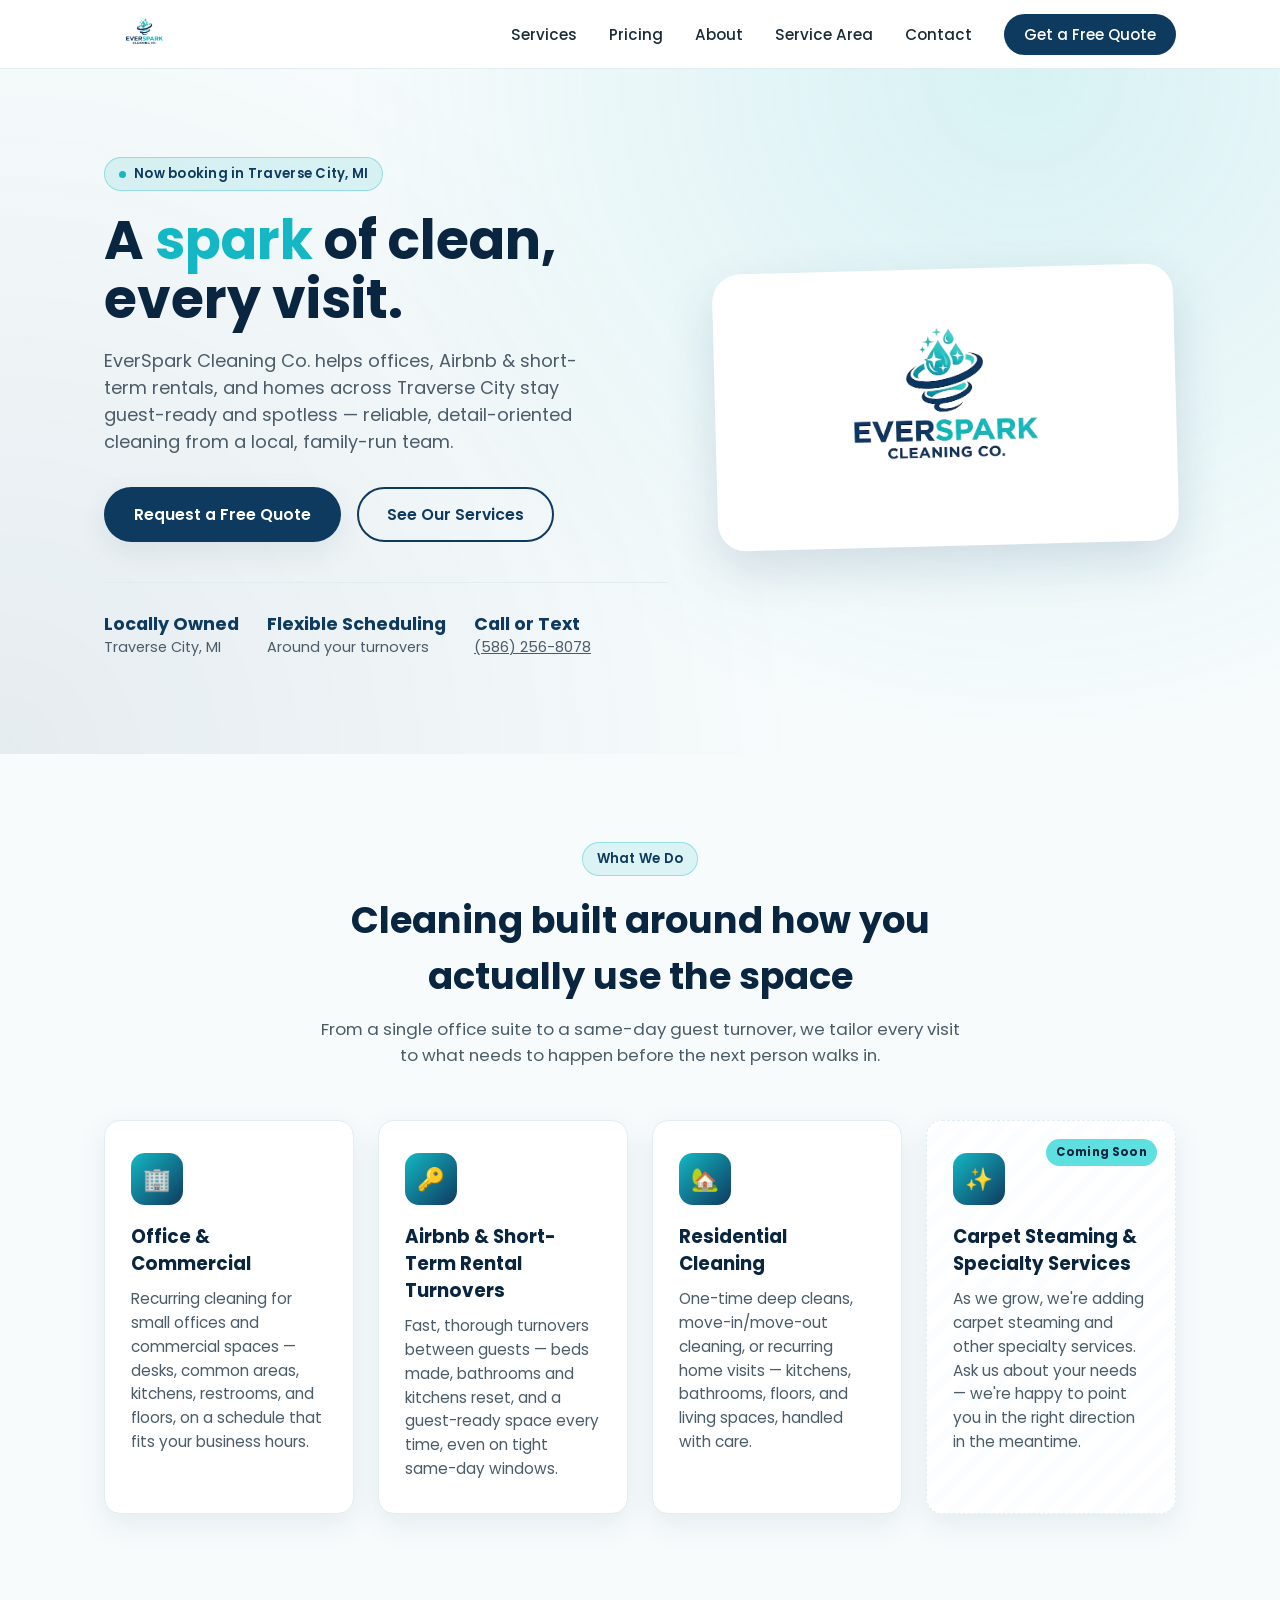
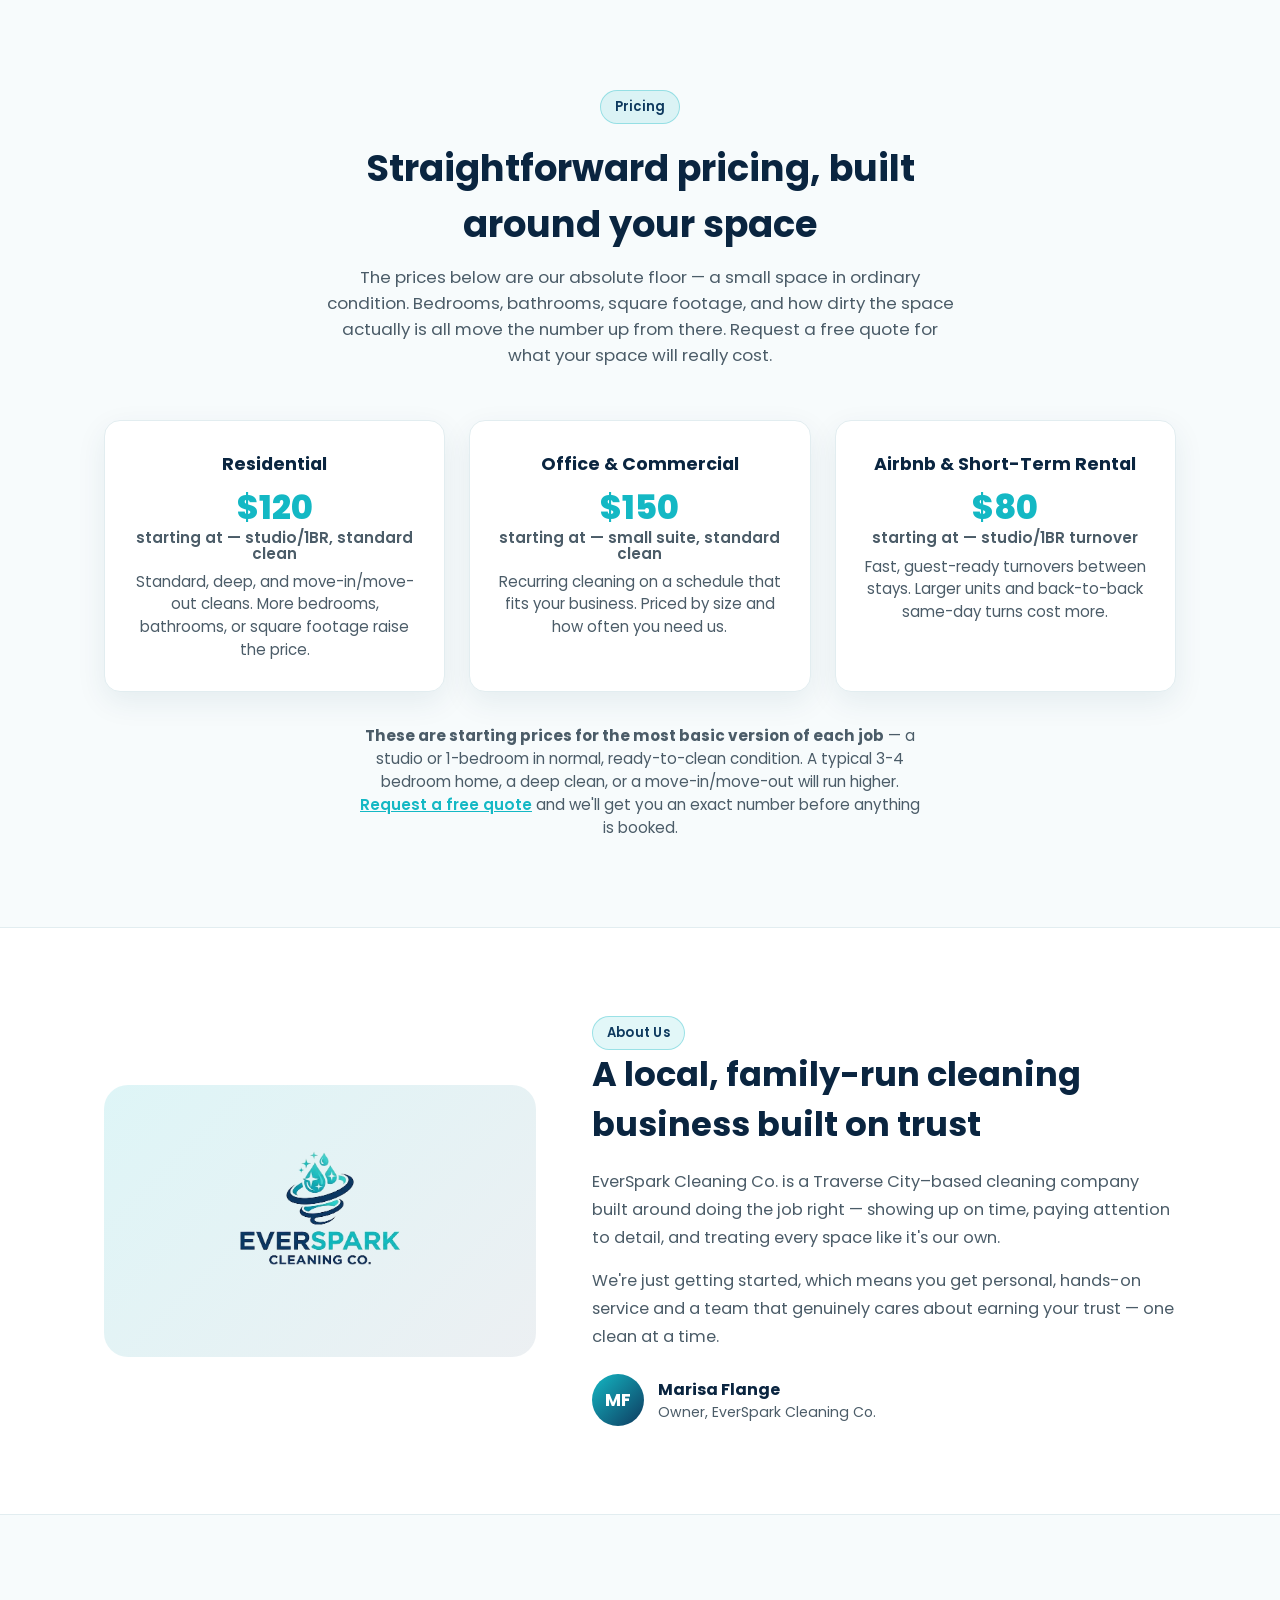
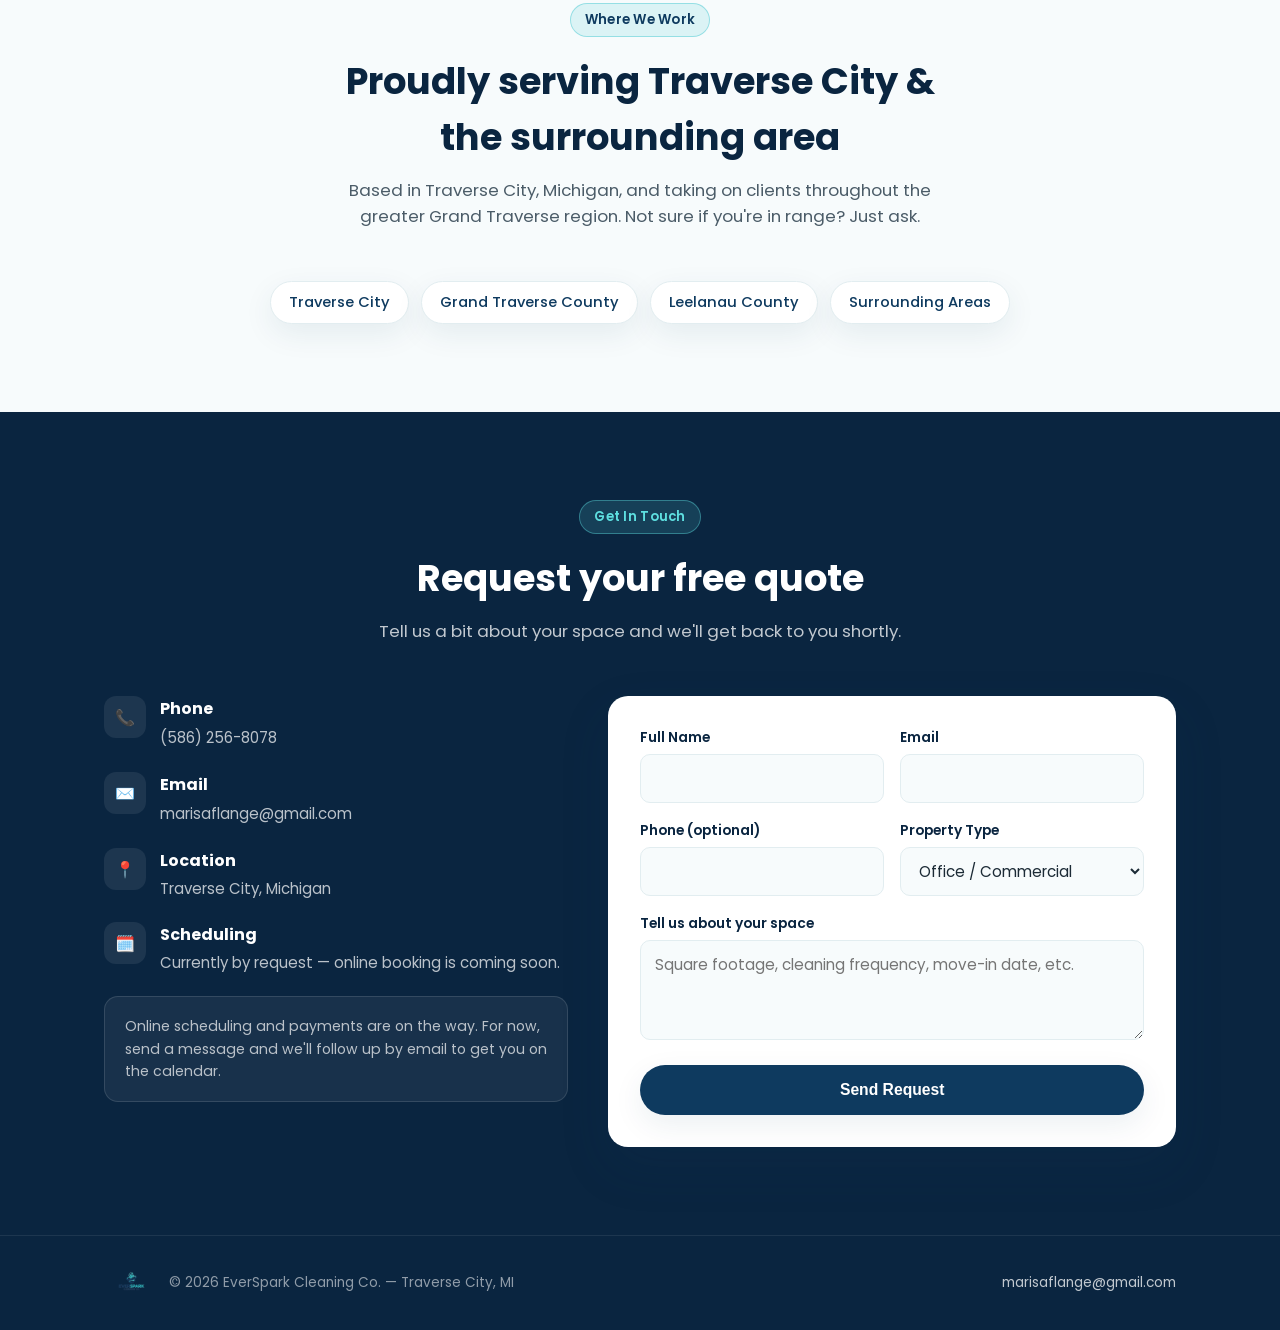
<file: index.html>
<!DOCTYPE html>
<html lang="en">
<head>
<meta charset="UTF-8">
<meta name="viewport" content="width=device-width, initial-scale=1.0">
<title>EverSpark Cleaning Co. | House, Office &amp; Airbnb Cleaning in Traverse City, MI</title>
<meta name="description" content="Professional house, office, and Airbnb/short-term rental turnover cleaning in Traverse City, MI. Locally owned and operated. Request a free quote from EverSpark Cleaning Co. today.">
<link rel="canonical" href="https://eversparkcleaning.com/">
<meta property="og:title" content="EverSpark Cleaning Co. | Traverse City, MI">
<meta property="og:description" content="Office, Airbnb turnover & residential cleaning in Traverse City, MI.">
<meta property="og:image" content="https://eversparkcleaning.com/assets/logo.jpg">
<meta property="og:url" content="https://eversparkcleaning.com/">
<meta property="og:type" content="website">
<link rel="icon" href="favicon.ico" sizes="any">
<link rel="icon" href="assets/favicon-16x16.png" type="image/png" sizes="16x16">
<link rel="icon" href="assets/favicon-32x32.png" type="image/png" sizes="32x32">
<link rel="apple-touch-icon" href="assets/apple-touch-icon.png">
<link rel="preconnect" href="https://fonts.googleapis.com">
<link rel="preconnect" href="https://fonts.gstatic.com" crossorigin>
<link href="https://fonts.googleapis.com/css2?family=Poppins:wght@400;500;600;700;800&display=swap" rel="stylesheet">
<link rel="stylesheet" href="styles.css">
<script type="application/ld+json">
{
  "@context": "https://schema.org",
  "@type": "LocalBusiness",
  "name": "EverSpark Cleaning Co.",
  "image": "https://eversparkcleaning.com/assets/logo.jpg",
  "url": "https://eversparkcleaning.com/",
  "description": "Office, Airbnb/short-term rental turnover, and residential cleaning services in Traverse City, Michigan.",
  "address": {
    "@type": "PostalAddress",
    "addressLocality": "Traverse City",
    "addressRegion": "MI",
    "addressCountry": "US"
  },
  "areaServed": [
    "Traverse City, MI",
    "Grand Traverse County, MI",
    "Leelanau County, MI"
  ],
  "email": "marisaflange@gmail.com",
  "telephone": "+15862568078"
}
</script>
</head>
<body>

<nav class="nav">
  <div class="nav-inner">
    <a href="#top" class="brand">
      <img src="assets/logo-transparent.png" alt="EverSpark Cleaning Co. logo">
    </a>
    <ul class="nav-links" id="navLinks">
      <li><a href="#services">Services</a></li>
      <li><a href="#pricing">Pricing</a></li>
      <li><a href="#about">About</a></li>
      <li><a href="#area">Service Area</a></li>
      <li><a href="#contact">Contact</a></li>
      <li><a href="#contact" class="nav-cta">Get a Free Quote</a></li>
    </ul>
    <button class="nav-toggle" id="navToggle" aria-label="Toggle navigation" aria-expanded="false">
      <span></span><span></span><span></span>
    </button>
  </div>
</nav>

<header class="hero" id="top">
  <div class="container hero-inner">
    <div class="hero-copy">
      <span class="eyebrow"><span class="dot"></span> Now booking in Traverse City, MI</span>
      <h1>A <span>spark</span> of clean, every visit.</h1>
      <p class="lead">
        EverSpark Cleaning Co. helps offices, Airbnb &amp; short-term rentals, and homes across
        Traverse City stay guest-ready and spotless — reliable, detail-oriented cleaning from a
        local, family-run team.
      </p>
      <div class="hero-actions">
        <a href="#contact" class="btn btn-primary">Request a Free Quote</a>
        <a href="#services" class="btn btn-ghost">See Our Services</a>
      </div>
      <div class="trust-row">
        <div><strong>Locally Owned</strong>Traverse City, MI</div>
        <div><strong>Flexible Scheduling</strong>Around your turnovers</div>
        <div><strong>Call or Text</strong><a href="tel:+15862568078">(586) 256-8078</a></div>
      </div>
    </div>
    <div class="hero-art">
      <div class="card">
        <img src="assets/logo-transparent.png" alt="EverSpark Cleaning Co.">
      </div>
    </div>
  </div>
</header>

<section id="services">
  <div class="container">
    <div class="section-head">
      <span class="eyebrow">What We Do</span>
      <h2>Cleaning built around how you actually use the space</h2>
      <p>From a single office suite to a same-day guest turnover, we tailor every visit to what needs to happen before the next person walks in.</p>
    </div>
    <div class="services-grid">
      <div class="service-card">
        <div class="service-icon">🏢</div>
        <h3>Office &amp; Commercial</h3>
        <p>Recurring cleaning for small offices and commercial spaces — desks, common areas, kitchens, restrooms, and floors, on a schedule that fits your business hours.</p>
      </div>
      <div class="service-card">
        <div class="service-icon">🔑</div>
        <h3>Airbnb &amp; Short-Term Rental Turnovers</h3>
        <p>Fast, thorough turnovers between guests — beds made, bathrooms and kitchens reset, and a guest-ready space every time, even on tight same-day windows.</p>
      </div>
      <div class="service-card">
        <div class="service-icon">🏡</div>
        <h3>Residential Cleaning</h3>
        <p>One-time deep cleans, move-in/move-out cleaning, or recurring home visits — kitchens, bathrooms, floors, and living spaces, handled with care.</p>
      </div>
      <div class="service-card coming-soon">
        <span class="badge">Coming Soon</span>
        <div class="service-icon">✨</div>
        <h3>Carpet Steaming &amp; Specialty Services</h3>
        <p>As we grow, we're adding carpet steaming and other specialty services. Ask us about your needs — we're happy to point you in the right direction in the meantime.</p>
      </div>
    </div>
  </div>
</section>

<section id="pricing">
  <div class="container">
    <div class="section-head">
      <span class="eyebrow">Pricing</span>
      <h2>Straightforward pricing, built around your space</h2>
      <p>The prices below are our absolute floor — a small space in ordinary condition. Bedrooms, bathrooms, square footage, and how dirty the space actually is all move the number up from there. Request a free quote for what your space will really cost.</p>
    </div>
    <div class="pricing-grid">
      <div class="pricing-card">
        <h3>Residential</h3>
        <div class="price-from">$120<span>starting at — studio/1BR, standard clean</span></div>
        <p>Standard, deep, and move-in/move-out cleans. More bedrooms, bathrooms, or square footage raise the price.</p>
      </div>
      <div class="pricing-card">
        <h3>Office &amp; Commercial</h3>
        <div class="price-from">$150<span>starting at — small suite, standard clean</span></div>
        <p>Recurring cleaning on a schedule that fits your business. Priced by size and how often you need us.</p>
      </div>
      <div class="pricing-card">
        <h3>Airbnb &amp; Short-Term Rental</h3>
        <div class="price-from">$80<span>starting at — studio/1BR turnover</span></div>
        <p>Fast, guest-ready turnovers between stays. Larger units and back-to-back same-day turns cost more.</p>
      </div>
    </div>
    <p class="pricing-note"><strong>These are starting prices for the most basic version of each job</strong> — a studio or 1-bedroom in normal, ready-to-clean condition. A typical 3-4 bedroom home, a deep clean, or a move-in/move-out will run higher. <a href="#contact">Request a free quote</a> and we'll get you an exact number before anything is booked.</p>
  </div>
</section>

<section class="about" id="about">
  <div class="container about-inner">
    <div class="about-art">
      <img src="assets/logo-transparent.png" alt="EverSpark Cleaning Co. logo">
    </div>
    <div class="about-content">
      <span class="eyebrow">About Us</span>
      <h2>A local, family-run cleaning business built on trust</h2>
      <p>
        EverSpark Cleaning Co. is a Traverse City–based cleaning company built around doing the
        job right — showing up on time, paying attention to detail, and treating every space
        like it's our own.
      </p>
      <p>
        We're just getting started, which means you get personal, hands-on service and a team
        that genuinely cares about earning your trust — one clean at a time.
      </p>
      <div class="about-signoff">
        <div class="avatar-fallback">MF</div>
        <div>
          <div class="name">Marisa Flange</div>
          <div class="role">Owner, EverSpark Cleaning Co.</div>
        </div>
      </div>
    </div>
  </div>
</section>

<section class="area" id="area">
  <div class="container">
    <div class="section-head">
      <span class="eyebrow">Where We Work</span>
      <h2>Proudly serving Traverse City &amp; the surrounding area</h2>
      <p>Based in Traverse City, Michigan, and taking on clients throughout the greater Grand Traverse region. Not sure if you're in range? Just ask.</p>
    </div>
    <div class="area-pills">
      <span class="pill">Traverse City</span>
      <span class="pill">Grand Traverse County</span>
      <span class="pill">Leelanau County</span>
      <span class="pill">Surrounding Areas</span>
    </div>
  </div>
</section>

<section class="contact" id="contact">
  <div class="container">
    <div class="section-head">
      <span class="eyebrow">Get In Touch</span>
      <h2>Request your free quote</h2>
      <p>Tell us a bit about your space and we'll get back to you shortly.</p>
    </div>
    <div class="contact-grid">
      <div class="contact-info">
        <div class="contact-item">
          <div class="icon">📞</div>
          <div>
            <h4>Phone</h4>
            <a href="tel:+15862568078">(586) 256-8078</a>
          </div>
        </div>
        <div class="contact-item">
          <div class="icon">✉️</div>
          <div>
            <h4>Email</h4>
            <a href="mailto:marisaflange@gmail.com">marisaflange@gmail.com</a>
          </div>
        </div>
        <div class="contact-item">
          <div class="icon">📍</div>
          <div>
            <h4>Location</h4>
            <p>Traverse City, Michigan</p>
          </div>
        </div>
        <div class="contact-item">
          <div class="icon">🗓️</div>
          <div>
            <h4>Scheduling</h4>
            <p>Currently by request — online booking is coming soon.</p>
          </div>
        </div>
        <div class="note-box">
          Online scheduling and payments are on the way. For now, send a message and
          we'll follow up by email to get you on the calendar.
        </div>
      </div>

      <form class="contact-form" action="https://formsubmit.co/marisaflange@gmail.com" method="POST">
        <input type="hidden" name="_subject" value="New quote request — EverSpark Cleaning Co. website">
        <input type="hidden" name="_template" value="table">
        <input type="hidden" name="_captcha" value="false">
        <input type="hidden" name="_next" value="https://eversparkcleaning.com/thanks.html">
        <input type="text" name="_honey" style="display:none" tabindex="-1" autocomplete="off">

        <div class="form-row">
          <div class="field">
            <label for="name">Full Name</label>
            <input type="text" id="name" name="Name" required>
          </div>
          <div class="field">
            <label for="email">Email</label>
            <input type="email" id="email" name="Email" required>
          </div>
        </div>

        <div class="form-row">
          <div class="field">
            <label for="phone">Phone (optional)</label>
            <input type="tel" id="phone" name="Phone">
          </div>
          <div class="field">
            <label for="type">Property Type</label>
            <select id="type" name="Property Type">
              <option>Office / Commercial</option>
              <option>Airbnb / Short-Term Rental</option>
              <option>Residential Home</option>
              <option>Other</option>
            </select>
          </div>
        </div>

        <div class="field">
          <label for="message">Tell us about your space</label>
          <textarea id="message" name="Message" placeholder="Square footage, cleaning frequency, move-in date, etc." required></textarea>
        </div>

        <button type="submit" class="btn btn-primary">Send Request</button>
      </form>
    </div>
  </div>
</section>

<footer>
  <div class="container footer-inner">
    <div class="footer-brand">
      <img src="assets/logo-transparent.png" alt="EverSpark Cleaning Co.">
      <span>&copy; <span id="year"></span> EverSpark Cleaning Co. — Traverse City, MI</span>
    </div>
    <div><a href="mailto:marisaflange@gmail.com">marisaflange@gmail.com</a></div>
  </div>
</footer>

<script src="script.js"></script>
</body>
</html>
</file>
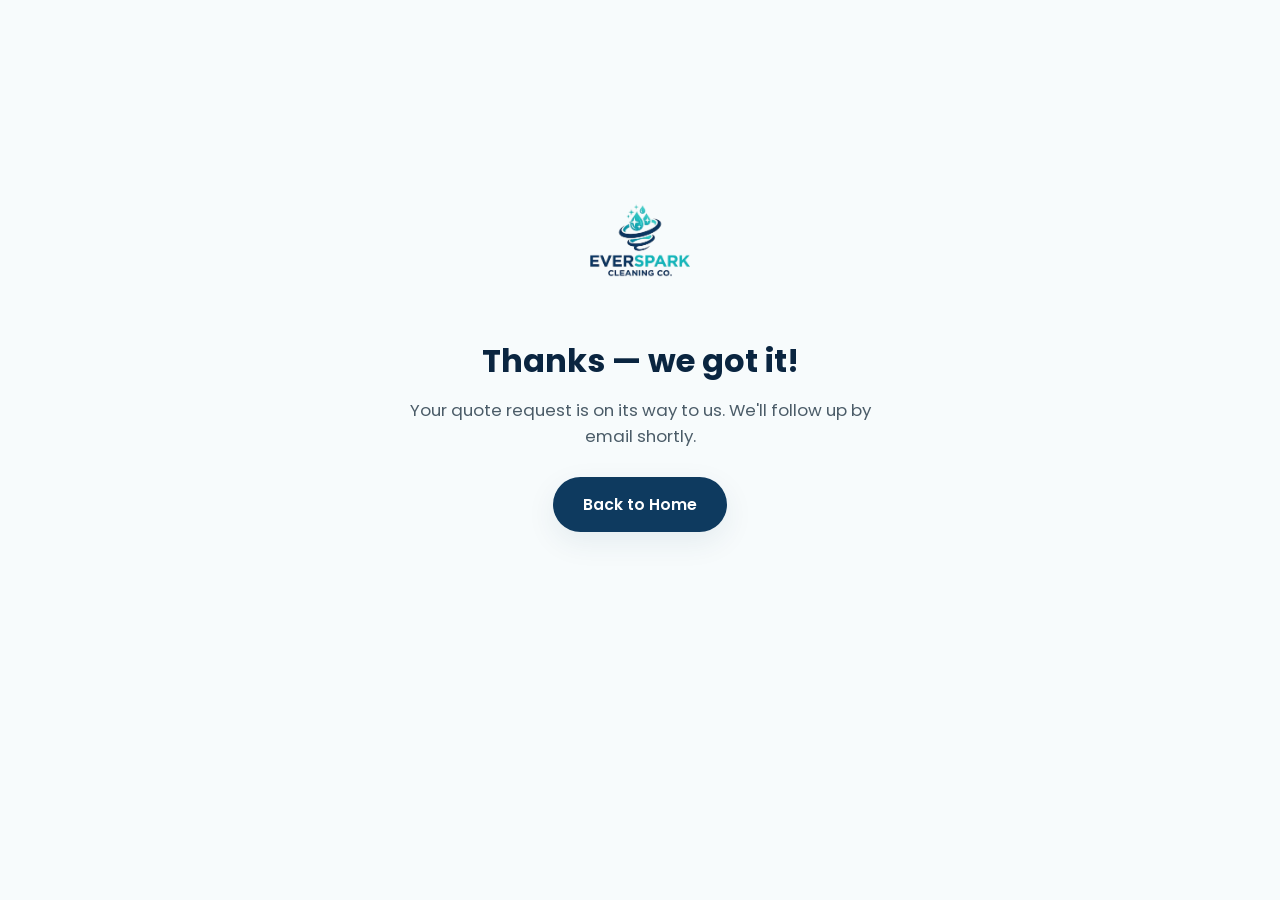
<file: thanks.html>
<!DOCTYPE html>
<html lang="en">
<head>
<meta charset="UTF-8">
<meta name="viewport" content="width=device-width, initial-scale=1.0">
<title>Thank You | EverSpark Cleaning Co.</title>
<meta name="robots" content="noindex">
<link rel="icon" href="favicon.ico" sizes="any">
<link rel="icon" href="assets/favicon-16x16.png" type="image/png" sizes="16x16">
<link rel="icon" href="assets/favicon-32x32.png" type="image/png" sizes="32x32">
<link rel="apple-touch-icon" href="assets/apple-touch-icon.png">
<link href="https://fonts.googleapis.com/css2?family=Poppins:wght@400;500;600;700;800&display=swap" rel="stylesheet">
<link rel="stylesheet" href="styles.css">
</head>
<body>
<div style="min-height:80vh; display:flex; align-items:center; justify-content:center; text-align:center; padding:24px;">
  <div>
    <img src="assets/logo-transparent.png" alt="EverSpark Cleaning Co." style="max-width:220px; margin:0 auto 28px;">
    <h1 style="color:var(--navy-deep); font-size:2rem; margin-bottom:12px;">Thanks — we got it!</h1>
    <p style="color:var(--ink-soft); font-size:1.05rem; max-width:44ch; margin:0 auto 28px;">
      Your quote request is on its way to us. We'll follow up by email shortly.
    </p>
    <a href="index.html" class="btn btn-primary">Back to Home</a>
  </div>
</div>
</body>
</html>
</file>
<file: styles.css>
/* EverSpark Cleaning Co. — stylesheet */

:root {
  --navy: #0e3a5f;
  --navy-deep: #0a2540;
  --teal: #14b8c4;
  --teal-light: #5edfe0;
  --bg: #f7fbfc;
  --white: #ffffff;
  --ink: #1c2b36;
  --ink-soft: #4b5c68;
  --border: #e2edf0;
  --shadow: 0 10px 30px rgba(14, 58, 95, 0.08);
  --shadow-lg: 0 20px 50px rgba(14, 58, 95, 0.14);
  --radius: 16px;
  --max-width: 1120px;
  font-synthesis: none;
}

* { box-sizing: border-box; }

html {
  scroll-behavior: smooth;
}

body {
  margin: 0;
  font-family: "Poppins", "Segoe UI", -apple-system, BlinkMacSystemFont, sans-serif;
  color: var(--ink);
  background: var(--bg);
  -webkit-font-smoothing: antialiased;
}

img { max-width: 100%; display: block; }

a { color: inherit; }

.container {
  width: 100%;
  max-width: var(--max-width);
  margin: 0 auto;
  padding: 0 24px;
}

/* ---------- Nav ---------- */

.nav {
  position: sticky;
  top: 0;
  z-index: 100;
  background: rgba(255, 255, 255, 0.92);
  backdrop-filter: blur(8px);
  border-bottom: 1px solid var(--border);
}

.nav-inner {
  display: flex;
  align-items: center;
  justify-content: space-between;
  padding: 12px 24px;
  max-width: var(--max-width);
  margin: 0 auto;
}

.brand {
  display: flex;
  align-items: center;
  gap: 10px;
  text-decoration: none;
  font-weight: 700;
  color: var(--navy);
}

.brand img {
  height: 44px;
  width: auto;
}

.nav-links {
  display: flex;
  align-items: center;
  gap: 32px;
  list-style: none;
  margin: 0;
  padding: 0;
}

.nav-links a {
  text-decoration: none;
  color: var(--ink);
  font-weight: 500;
  font-size: 0.95rem;
  transition: color 0.15s ease;
}

.nav-links a:hover { color: var(--teal); }

.nav-cta {
  background: var(--navy);
  color: var(--white) !important;
  padding: 10px 20px;
  border-radius: 999px;
  font-weight: 600;
  font-size: 0.9rem;
  transition: background 0.15s ease, transform 0.15s ease;
}

.nav-cta:hover {
  background: var(--teal);
  transform: translateY(-1px);
}

.nav-toggle {
  display: none;
  flex-direction: column;
  gap: 5px;
  background: none;
  border: none;
  cursor: pointer;
  padding: 6px;
}

.nav-toggle span {
  width: 24px;
  height: 2px;
  background: var(--navy);
  border-radius: 2px;
}

/* ---------- Hero ---------- */

.hero {
  position: relative;
  overflow: hidden;
  padding: 88px 0 96px;
  background: radial-gradient(circle at 80% 0%, rgba(20, 184, 196, 0.14), transparent 55%),
              radial-gradient(circle at 0% 100%, rgba(14, 58, 95, 0.08), transparent 55%),
              var(--bg);
}

.hero-inner {
  display: grid;
  grid-template-columns: 1.1fr 0.9fr;
  align-items: center;
  gap: 48px;
}

.eyebrow {
  display: inline-flex;
  align-items: center;
  gap: 8px;
  background: rgba(20, 184, 196, 0.12);
  color: var(--navy);
  border: 1px solid rgba(20, 184, 196, 0.35);
  padding: 6px 14px;
  border-radius: 999px;
  font-size: 0.82rem;
  font-weight: 600;
  letter-spacing: 0.02em;
}

.eyebrow .dot {
  width: 7px;
  height: 7px;
  border-radius: 50%;
  background: var(--teal);
}

.hero h1 {
  font-size: clamp(2.2rem, 4.2vw, 3.4rem);
  line-height: 1.1;
  margin: 20px 0 18px;
  color: var(--navy-deep);
}

.hero h1 span {
  color: var(--teal);
}

.hero p.lead {
  font-size: 1.12rem;
  color: var(--ink-soft);
  max-width: 46ch;
  margin: 0 0 32px;
}

.hero-actions {
  display: flex;
  gap: 16px;
  flex-wrap: wrap;
}

.btn {
  display: inline-flex;
  align-items: center;
  justify-content: center;
  gap: 8px;
  padding: 14px 28px;
  border-radius: 999px;
  font-weight: 600;
  font-size: 0.98rem;
  text-decoration: none;
  border: 2px solid transparent;
  cursor: pointer;
  transition: transform 0.15s ease, box-shadow 0.15s ease, background 0.15s ease, color 0.15s ease;
}

.btn-primary {
  background: var(--navy);
  color: var(--white);
  box-shadow: var(--shadow);
}

.btn-primary:hover {
  background: var(--teal);
  transform: translateY(-2px);
  box-shadow: var(--shadow-lg);
}

.btn-ghost {
  background: transparent;
  color: var(--navy);
  border-color: var(--navy);
}

.btn-ghost:hover {
  background: var(--navy);
  color: var(--white);
  transform: translateY(-2px);
}

.hero-art {
  position: relative;
  display: flex;
  align-items: center;
  justify-content: center;
}

.hero-art .card {
  background: var(--white);
  border-radius: 28px;
  box-shadow: var(--shadow-lg);
  padding: 28px;
  transform: rotate(-1.5deg);
}

.hero-art img {
  border-radius: 18px;
}

.trust-row {
  display: flex;
  gap: 28px;
  flex-wrap: wrap;
  margin-top: 40px;
  padding-top: 28px;
  border-top: 1px solid var(--border);
  color: var(--ink-soft);
  font-size: 0.9rem;
}

.trust-row strong {
  color: var(--navy);
  display: block;
  font-size: 1.1rem;
}

/* ---------- Sections ---------- */

section {
  padding: 88px 0;
}

.section-head {
  text-align: center;
  max-width: 640px;
  margin: 0 auto 52px;
}

.section-head .eyebrow { margin-bottom: 16px; }

.section-head h2 {
  font-size: clamp(1.7rem, 3vw, 2.3rem);
  color: var(--navy-deep);
  margin: 0 0 12px;
}

.section-head p {
  color: var(--ink-soft);
  font-size: 1.05rem;
  margin: 0;
}

/* ---------- Services ---------- */

.services-grid {
  display: grid;
  grid-template-columns: repeat(auto-fit, minmax(250px, 1fr));
  gap: 24px;
}

.service-card {
  background: var(--white);
  border: 1px solid var(--border);
  border-radius: var(--radius);
  padding: 32px 26px;
  box-shadow: var(--shadow);
  transition: transform 0.18s ease, box-shadow 0.18s ease;
}

.service-card:hover {
  transform: translateY(-4px);
  box-shadow: var(--shadow-lg);
}

.service-icon {
  width: 52px;
  height: 52px;
  border-radius: 14px;
  background: linear-gradient(135deg, var(--teal), var(--navy));
  display: flex;
  align-items: center;
  justify-content: center;
  color: var(--white);
  margin-bottom: 18px;
  font-size: 1.4rem;
}

.service-card h3 {
  margin: 0 0 10px;
  color: var(--navy-deep);
  font-size: 1.15rem;
}

.service-card p {
  margin: 0;
  color: var(--ink-soft);
  font-size: 0.96rem;
  line-height: 1.55;
}

.service-card.coming-soon {
  background: repeating-linear-gradient(135deg, var(--white), var(--white) 10px, #fbfdfe 10px, #fbfdfe 20px);
  border-style: dashed;
  position: relative;
}

/* ---------- Pricing ---------- */

.pricing-grid {
  display: grid;
  grid-template-columns: repeat(auto-fit, minmax(230px, 1fr));
  gap: 24px;
}

.pricing-card {
  background: var(--white);
  border: 1px solid var(--border);
  border-radius: var(--radius);
  padding: 30px 26px;
  box-shadow: var(--shadow);
  text-align: center;
}

.pricing-card h3 {
  margin: 0 0 14px;
  color: var(--navy-deep);
  font-size: 1.1rem;
}

.price-from {
  font-size: 2.1rem;
  font-weight: 800;
  color: var(--teal);
  line-height: 1;
  margin-bottom: 6px;
}

.price-from span {
  font-size: 0.95rem;
  font-weight: 600;
  color: var(--ink-soft);
  display: block;
  margin-top: 6px;
}

.pricing-card p {
  margin: 10px 0 0;
  color: var(--ink-soft);
  font-size: 0.94rem;
  line-height: 1.5;
}

.pricing-note {
  text-align: center;
  color: var(--ink-soft);
  font-size: 0.95rem;
  max-width: 560px;
  margin: 32px auto 0;
}

.pricing-note a { color: var(--teal); font-weight: 600; }

.badge {
  position: absolute;
  top: 18px;
  right: 18px;
  background: var(--teal-light);
  color: var(--navy-deep);
  font-size: 0.72rem;
  font-weight: 700;
  padding: 5px 10px;
  border-radius: 999px;
  letter-spacing: 0.03em;
}

/* ---------- About ---------- */

.about {
  background: var(--white);
  border-top: 1px solid var(--border);
  border-bottom: 1px solid var(--border);
}

.about-inner {
  display: grid;
  grid-template-columns: 0.85fr 1.15fr;
  gap: 56px;
  align-items: center;
}

.about-art {
  background: linear-gradient(135deg, rgba(20,184,196,0.14), rgba(14,58,95,0.08));
  border-radius: 24px;
  padding: 40px;
  display: flex;
  align-items: center;
  justify-content: center;
}

.about-content h2 {
  color: var(--navy-deep);
  font-size: clamp(1.6rem, 2.8vw, 2.1rem);
  margin: 0 0 18px;
}

.about-content p {
  color: var(--ink-soft);
  line-height: 1.7;
  margin: 0 0 16px;
  font-size: 1.02rem;
}

.about-signoff {
  display: flex;
  align-items: center;
  gap: 14px;
  margin-top: 24px;
}

.avatar-fallback {
  width: 52px;
  height: 52px;
  border-radius: 50%;
  background: linear-gradient(135deg, var(--teal), var(--navy));
  color: var(--white);
  display: flex;
  align-items: center;
  justify-content: center;
  font-weight: 700;
  font-size: 1.1rem;
}

.about-signoff .name {
  font-weight: 700;
  color: var(--navy-deep);
}

.about-signoff .role {
  color: var(--ink-soft);
  font-size: 0.88rem;
}

/* ---------- Area ---------- */

.area {
  text-align: center;
}

.area-pills {
  display: flex;
  flex-wrap: wrap;
  gap: 12px;
  justify-content: center;
  margin-top: 8px;
}

.pill {
  background: var(--white);
  border: 1px solid var(--border);
  padding: 10px 18px;
  border-radius: 999px;
  font-size: 0.92rem;
  color: var(--navy);
  font-weight: 500;
  box-shadow: var(--shadow);
}

/* ---------- Contact ---------- */

.contact {
  background: var(--navy-deep);
  color: var(--white);
}

.contact .section-head h2,
.contact .section-head p {
  color: var(--white);
}

.contact .section-head p { opacity: 0.75; }

.contact .eyebrow {
  background: rgba(94, 223, 224, 0.15);
  border-color: rgba(94, 223, 224, 0.4);
  color: var(--teal-light);
}

.contact-grid {
  display: grid;
  grid-template-columns: 0.9fr 1.1fr;
  gap: 40px;
  align-items: start;
}

.contact-info {
  display: flex;
  flex-direction: column;
  gap: 22px;
}

.contact-item {
  display: flex;
  gap: 14px;
  align-items: flex-start;
}

.contact-item .icon {
  width: 42px;
  height: 42px;
  border-radius: 12px;
  background: rgba(255,255,255,0.08);
  display: flex;
  align-items: center;
  justify-content: center;
  flex-shrink: 0;
}

.contact-item h4 {
  margin: 0 0 4px;
  font-size: 1rem;
}

.contact-item p, .contact-item a {
  margin: 0;
  color: rgba(255,255,255,0.72);
  text-decoration: none;
  font-size: 0.94rem;
}

.contact-item a:hover { color: var(--teal-light); }

.note-box {
  background: rgba(255,255,255,0.06);
  border: 1px solid rgba(255,255,255,0.12);
  border-radius: 14px;
  padding: 18px 20px;
  font-size: 0.88rem;
  color: rgba(255,255,255,0.7);
  line-height: 1.6;
}

.contact-form {
  background: var(--white);
  border-radius: 20px;
  padding: 32px;
  box-shadow: var(--shadow-lg);
  color: var(--ink);
}

.form-row {
  display: grid;
  grid-template-columns: 1fr 1fr;
  gap: 16px;
}

.field {
  margin-bottom: 18px;
}

.field label {
  display: block;
  font-size: 0.86rem;
  font-weight: 600;
  color: var(--navy-deep);
  margin-bottom: 6px;
}

.field input,
.field select,
.field textarea {
  width: 100%;
  padding: 12px 14px;
  border: 1.5px solid var(--border);
  border-radius: 10px;
  font-family: inherit;
  font-size: 0.95rem;
  color: var(--ink);
  background: var(--bg);
  transition: border-color 0.15s ease;
}

.field input:focus,
.field select:focus,
.field textarea:focus {
  outline: none;
  border-color: var(--teal);
}

.field textarea {
  resize: vertical;
  min-height: 100px;
}

.contact-form .btn-primary {
  width: 100%;
}

/* ---------- Footer ---------- */

footer {
  background: var(--navy-deep);
  border-top: 1px solid rgba(255,255,255,0.08);
  padding: 32px 0;
}

.footer-inner {
  display: flex;
  align-items: center;
  justify-content: space-between;
  flex-wrap: wrap;
  gap: 16px;
  color: rgba(255,255,255,0.55);
  font-size: 0.85rem;
}

.footer-brand {
  display: flex;
  align-items: center;
  gap: 10px;
}

.footer-brand img {
  height: 30px;
  border-radius: 6px;
}

footer a { color: rgba(255,255,255,0.75); text-decoration: none; }
footer a:hover { color: var(--teal-light); }

/* ---------- Responsive ---------- */

@media (max-width: 860px) {
  .hero-inner, .about-inner, .contact-grid {
    grid-template-columns: 1fr;
  }

  .about-art { order: -1; }
  .hero-art { order: -1; }

  .nav-links {
    position: absolute;
    top: 100%;
    left: 0;
    right: 0;
    background: var(--white);
    flex-direction: column;
    align-items: flex-start;
    padding: 20px 24px 28px;
    border-bottom: 1px solid var(--border);
    box-shadow: var(--shadow);
    display: none;
    gap: 18px;
  }

  .nav-links.open { display: flex; }

  .nav-toggle { display: flex; }

  .form-row { grid-template-columns: 1fr; }
}

@media (max-width: 480px) {
  section { padding: 64px 0; }
  .hero { padding: 64px 0 72px; }
}
</file>
